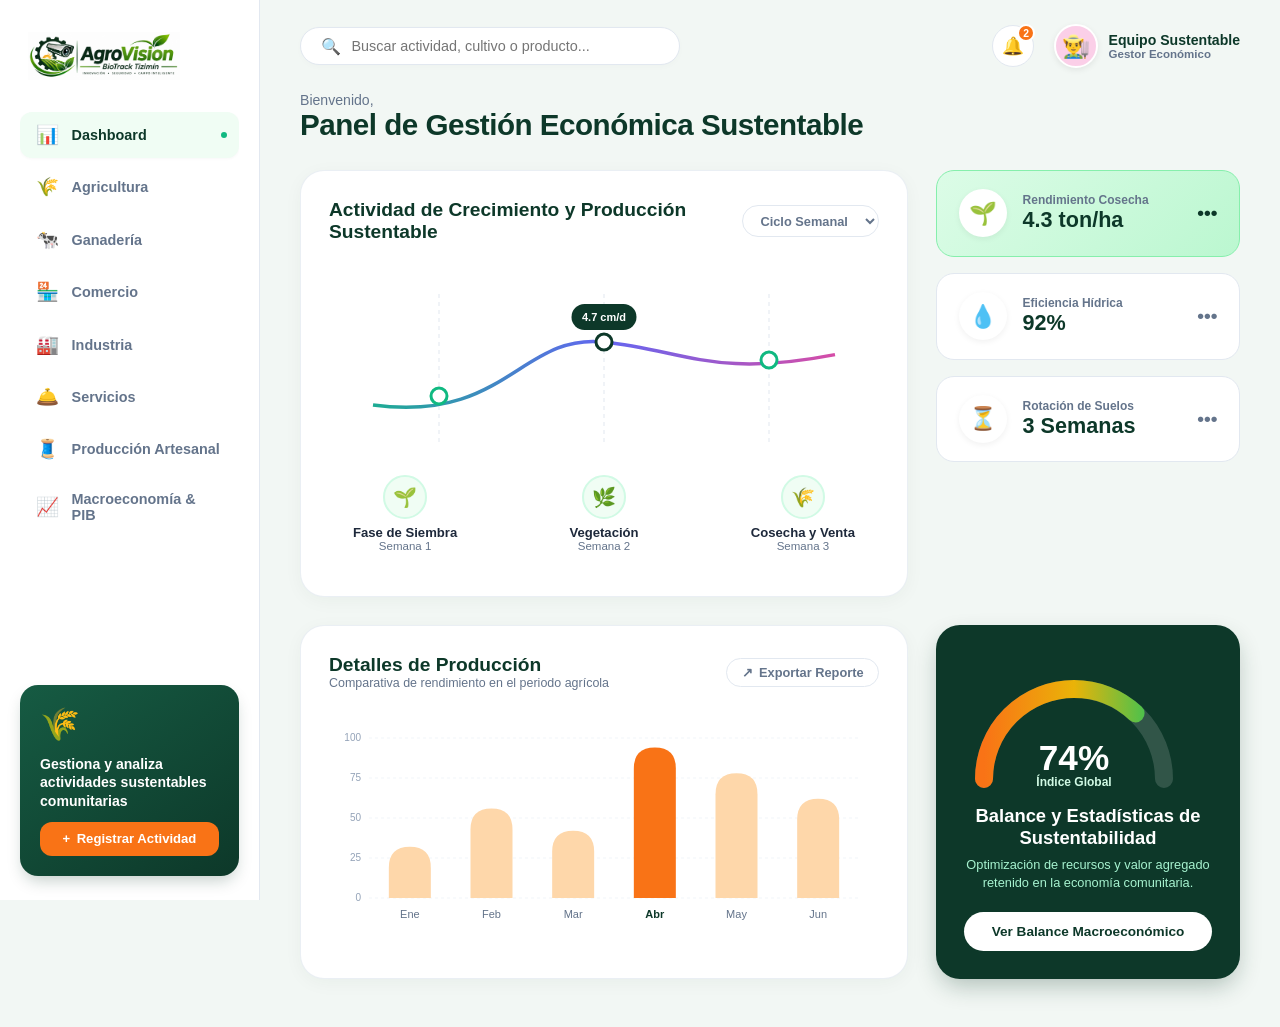
<file: proyecto-desarrollo-sustentable-main/index.html>
<!DOCTYPE html>
<html lang="es">
<head>
  <meta charset="UTF-8">
  <meta name="viewport" content="width=device-width, initial-scale=1.0">
  <title>EcoAgro Sustentable — Plataforma de Gestión Económica</title>
  <link rel="icon" type="image/png" href="logo2.1.png">
  <link rel="stylesheet" href="css/estilos.css">
</head>
<body>

  <div class="app-layout">

    <aside class="sidebar">
      <div>
        <div class="sidebar-logo">
          <img src="logo2.1.png" alt="Logo Oficial" class="sidebar-logo-img">
        </div>

        <nav aria-label="Menú principal">
          <ul class="sidebar-nav">
            <li>
              <button type="button" class="nav-link-btn active" data-target="dashboard">
                <span class="nav-icon">📊</span> Dashboard
              </button>
            </li>
            <li>
              <button type="button" class="nav-link-btn" data-target="agricultura">
                <span class="nav-icon">🌾</span> Agricultura
              </button>
            </li>
            <li>
              <button type="button" class="nav-link-btn" data-target="ganaderia">
                <span class="nav-icon">🐄</span> Ganadería
              </button>
            </li>
            <li>
              <button type="button" class="nav-link-btn" data-target="comercio">
                <span class="nav-icon">🏪</span> Comercio
              </button>
            </li>
            <li>
              <button type="button" class="nav-link-btn" data-target="industria">
                <span class="nav-icon">🏭</span> Industria
              </button>
            </li>
            <li>
              <button type="button" class="nav-link-btn" data-target="servicios">
                <span class="nav-icon">🛎️</span> Servicios
              </button>
            </li>
            <li>
              <button type="button" class="nav-link-btn" data-target="artesanal">
                <span class="nav-icon">🧵</span> Producción Artesanal
              </button>
            </li>
            <li>
              <button type="button" class="nav-link-btn" data-target="pib">
                <span class="nav-icon">📈</span> Macroeconomía & PIB
              </button>
            </li>
          </ul>
        </nav>
      </div>

      <div class="sidebar-promo-card">
        <div class="promo-illustration">🌾</div>
        <div class="promo-title">Gestiona y analiza actividades sustentables comunitarias</div>
        <button type="button" class="btn-sidebar-action" id="btn-abrir-modal-actividad">
          <span>+</span> Registrar Actividad
        </button>
      </div>
    </aside>

    <div class="main-wrapper">

      <header class="topbar">
        <div class="search-pill">
          <span style="color: var(--color-muted);">🔍</span>
          <input type="text" id="topbar-search-input" placeholder="Buscar actividad, cultivo o producto...">
        </div>

        <div class="topbar-right">
          <button type="button" class="btn-icon-top" aria-label="Notificaciones">
            <span>🔔</span>
            <span class="topbar-badge-count">2</span>
          </button>
          <div class="user-profile">
            <div class="user-avatar">👨‍🌾</div>
            <div>
              <div style="font-size: 0.88rem; font-weight: 700; color: var(--color-forest);">Equipo Sustentable</div>
              <div style="font-size: 0.72rem; color: var(--color-muted); font-weight: 600;">Gestor Económico</div>
            </div>
          </div>
        </div>
      </header>

      <main class="content-area">

        <section id="view-dashboard" class="section-view active">
          <div class="greeting-row">
            <div class="greeting-sub">Bienvenido,</div>
            <h1 class="greeting-title">Panel de Gestión Económica Sustentable</h1>
          </div>

          <div class="dashboard-grid">
            <div class="app-card">
              <div class="app-card-header">
                <h2 class="app-card-title">Actividad de Crecimiento y Producción Sustentable</h2>
                <select class="pill-select" aria-label="Intervalo">
                  <option>Ciclo Semanal</option>
                  <option>Ciclo Mensual</option>
                </select>
              </div>

              <div class="wave-graph-box">
                <canvas id="dash-canvas-wave" style="width: 100%; height: 180px;"></canvas>
                <div class="stages-row">
                  <div class="stage-step">
                    <div class="stage-circle">🌱</div>
                    <div class="stage-name">Fase de Siembra</div>
                    <div class="stage-sub">Semana 1</div>
                  </div>
                  <div class="stage-step">
                    <div class="stage-circle">🌿</div>
                    <div class="stage-name">Vegetación</div>
                    <div class="stage-sub">Semana 2</div>
                  </div>
                  <div class="stage-step">
                    <div class="stage-circle">🌾</div>
                    <div class="stage-name">Cosecha y Venta</div>
                    <div class="stage-sub">Semana 3</div>
                  </div>
                </div>
              </div>
            </div>

            <div>
              <div class="metric-pill-card metric-pill-green">
                <div class="metric-pill-left">
                  <div class="metric-circle-icon">🌱</div>
                  <div>
                    <div class="metric-label-sm">Rendimiento Cosecha</div>
                    <div class="metric-val-lg">4.3 ton/ha</div>
                  </div>
                </div>
                <div style="font-weight: 800; color: var(--color-forest); font-size: 1.2rem;">•••</div>
              </div>

              <div class="metric-pill-card">
                <div class="metric-pill-left">
                  <div class="metric-circle-icon">💧</div>
                  <div>
                    <div class="metric-label-sm">Eficiencia Hídrica</div>
                    <div class="metric-val-lg">92%</div>
                  </div>
                </div>
                <div style="font-weight: 800; color: var(--color-muted); font-size: 1.2rem;">•••</div>
              </div>

              <div class="metric-pill-card">
                <div class="metric-pill-left">
                  <div class="metric-circle-icon">⏳</div>
                  <div>
                    <div class="metric-label-sm">Rotación de Suelos</div>
                    <div class="metric-val-lg">3 Semanas</div>
                  </div>
                </div>
                <div style="font-weight: 800; color: var(--color-muted); font-size: 1.2rem;">•••</div>
              </div>
            </div>
          </div>

          <div class="dashboard-bottom-grid">
            <div class="app-card">
              <div class="app-card-header">
                <div>
                  <h2 class="app-card-title">Detalles de Producción</h2>
                  <div style="font-size: 0.78rem; color: var(--color-muted);">Comparativa de rendimiento en el periodo agrícola</div>
                </div>
                <button type="button" class="btn-export-pill">
                  <span>↗</span> Exportar Reporte
                </button>
              </div>

              <div style="width: 100%; height: 210px; margin-top: 0.5rem;">
                <canvas id="dash-canvas-bars" style="width: 100%; height: 100%;"></canvas>
              </div>
            </div>

            <div class="gauge-dark-card">
              <div style="width: 100%;">
                <div class="gauge-container">
                  <canvas id="dash-canvas-gauge" style="width: 100%; height: 100%;"></canvas>
                  <div class="gauge-inner-text">
                    <div class="gauge-pct">74%</div>
                    <div class="gauge-sub">Índice Global</div>
                  </div>
                </div>
                <div class="gauge-footer-title">Balance y Estadísticas de Sustentabilidad</div>
                <p class="gauge-footer-desc">
                  Optimización de recursos y valor agregado retenido en la economía comunitaria.
                </p>
              </div>
              <button type="button" class="btn-card-white" data-goto="pib">Ver Balance Macroeconómico</button>
            </div>
          </div>
        </section>

        <section id="view-agricultura" class="section-view">
          <div class="greeting-row">
            <div class="greeting-sub">Sector Productivo Primario</div>
            <h1 class="greeting-title">Agricultura Sustentable y Seguridad Alimentaria</h1>
          </div>

          <div id="agr-error-box" class="status-callout status-callout-deficit" style="display: none;"></div>

          <div class="interactive-box" style="margin-bottom: 2rem;">
            <h3 class="app-card-title" style="margin-bottom: 1.5rem;">Balance de Cosecha, Oferta y Demanda Agrícola</h3>

            <div class="interactive-two-cols">
              <div>
                <div class="field-group">
                  <label for="agr-input-oferta" class="field-label">Volumen Ofertado de Cosecha (Toneladas):</label>
                  <div style="display: flex; gap: 0.75rem; align-items: center;">
                    <input type="range" id="agr-slider-oferta" class="pill-slider" min="20" max="300" step="5" value="120">
                    <input type="number" id="agr-input-oferta" class="field-input" style="width: 100px; font-weight: 800;" value="120">
                  </div>
                </div>

                <div class="field-group">
                  <label for="agr-input-demanda" class="field-label">Demanda Alimentaria Requerida (Toneladas):</label>
                  <div style="display: flex; gap: 0.75rem; align-items: center;">
                    <input type="range" id="agr-slider-demanda" class="pill-slider" min="20" max="300" step="5" value="120">
                    <input type="number" id="agr-input-demanda" class="field-input" style="width: 100px; font-weight: 800;" value="120">
                  </div>
                </div>

                <div class="field-group">
                  <label for="agr-input-precio-base" class="field-label">Costo Base de Producción Limpia (MXN/ton):</label>
                  <input type="number" id="agr-input-precio-base" class="field-input" value="45.00">
                </div>
              </div>

              <div>
                <div id="agr-callout-estado" class="status-callout status-callout-eq">
                  <span>⚖️</span> Mercado Agrícola en Equilibrio Operativo
                </div>

                <div style="display: grid; grid-template-columns: 1fr 1fr; gap: 1rem; margin-bottom: 1rem;">
                  <div style="background: var(--bg-app); padding: 1rem; border-radius: var(--radius-sm); text-align: center;">
                    <div style="font-size: 0.75rem; color: var(--color-muted); font-weight: 700;">PRECIO EN VIVO</div>
                    <div id="agr-precio-mercado" style="font-size: 1.5rem; font-weight: 800; color: var(--color-forest);">$45.00 MXN</div>
                  </div>
                  <div style="background: var(--bg-app); padding: 1rem; border-radius: var(--radius-sm); text-align: center;">
                    <div style="font-size: 0.75rem; color: var(--color-muted); font-weight: 700;">DIFERENCIA</div>
                    <div id="agr-brecha-mercado" style="font-size: 1.5rem; font-weight: 800; color: var(--color-forest);">0 toneladas</div>
                  </div>
                </div>

                <div style="background: #ffffff; border: 1px solid var(--color-border); border-radius: var(--radius-md); padding: 0.75rem;">
                  <canvas id="agr-canvas-curvas" style="width: 100%; height: 200px;"></canvas>
                </div>
              </div>
            </div>

            <div id="agr-analisis-texto" style="margin-top: 1.5rem; font-size: 0.9rem; line-height: 1.6; color: var(--color-dark); border-top: 1px solid var(--color-border); padding-top: 1.25rem;"></div>
          </div>

          <h3 class="app-card-title">Catálogo de Actividades Agrícolas Comunitarias</h3>
          <div id="grid-agricultura" class="activity-tiles-grid">
            <div class="activity-tile">
              <div>
                <div class="tile-top">
                  <span class="badge-pill badge-pill-green">Sector Primario</span>
                  <span class="badge-pill badge-pill-blue">Dato Real Verificado</span>
                </div>
                <h4 class="tile-title">Cultivo Agroecológico de Hortalizas y Maíz Nativo</h4>
                <p class="tile-desc">Cultivo orgánico bajo sistema de milpa diversificada sin pesticidas sintéticos y con microrriego.</p>
                <div class="tile-metric-box">
                  <strong>Relevancia Comunitaria:</strong><br>
                  Garantiza la soberanía alimentaria regional y sustenta a 140 familias campesinas.
                </div>
              </div>
              <div style="font-size: 0.75rem; color: var(--color-subtle); border-top: 1px solid var(--color-border); padding-top: 0.75rem;">
                Fuente: INEGI - Censo Agropecuario 2022 (Consulta: 12/Oct/2024)
              </div>
            </div>
          </div>
        </section>

        <section id="view-ganaderia" class="section-view">
          <div class="greeting-row">
            <div class="greeting-sub">Sector Productivo Primario</div>
            <h1 class="greeting-title">Ganadería Silvopastoril Regenerativa</h1>
          </div>

          <div id="gan-error-box" class="status-callout status-callout-deficit" style="display: none;"></div>

          <div class="interactive-box" style="margin-bottom: 2rem;">
            <h3 class="app-card-title" style="margin-bottom: 1.5rem;">Balance de Producción Pecuaria y Demanda</h3>

            <div class="interactive-two-cols">
              <div>
                <div class="field-group">
                  <label for="gan-input-oferta" class="field-label">Volumen Ofertado de Carne y Lácteos (Unidades):</label>
                  <div style="display: flex; gap: 0.75rem; align-items: center;">
                    <input type="range" id="gan-slider-oferta" class="pill-slider" min="20" max="250" step="5" value="90">
                    <input type="number" id="gan-input-oferta" class="field-input" style="width: 100px; font-weight: 800;" value="90">
                  </div>
                </div>

                <div class="field-group">
                  <label for="gan-input-demanda" class="field-label">Demanda Requerida por Consumidores (Unidades):</label>
                  <div style="display: flex; gap: 0.75rem; align-items: center;">
                    <input type="range" id="gan-slider-demanda" class="pill-slider" min="20" max="250" step="5" value="90">
                    <input type="number" id="gan-input-demanda" class="field-input" style="width: 100px; font-weight: 800;" value="90">
                  </div>
                </div>

                <div class="field-group">
                  <label for="gan-input-precio-base" class="field-label">Costo Base de Manejo Pecuario Limpio (MXN/kg):</label>
                  <input type="number" id="gan-input-precio-base" class="field-input" value="85.00">
                </div>
              </div>

              <div>
                <div id="gan-callout-estado" class="status-callout status-callout-eq">
                  <span>⚖️</span> Balance Pecuario en Equilibrio
                </div>

                <div style="display: grid; grid-template-columns: 1fr 1fr; gap: 1rem; margin-bottom: 1rem;">
                  <div style="background: var(--bg-app); padding: 1rem; border-radius: var(--radius-sm); text-align: center;">
                    <div style="font-size: 0.75rem; color: var(--color-muted); font-weight: 700;">PRECIO EN VIVO</div>
                    <div id="gan-precio-mercado" style="font-size: 1.5rem; font-weight: 800; color: var(--color-forest);">$85.00 MXN/kg</div>
                  </div>
                  <div style="background: var(--bg-app); padding: 1rem; border-radius: var(--radius-sm); text-align: center;">
                    <div style="font-size: 0.75rem; color: var(--color-muted); font-weight: 700;">DIFERENCIA</div>
                    <div id="gan-brecha-mercado" style="font-size: 1.5rem; font-weight: 800; color: var(--color-forest);">0 cabezas/lote</div>
                  </div>
                </div>

                <div style="background: #ffffff; border: 1px solid var(--color-border); border-radius: var(--radius-md); padding: 0.75rem;">
                  <canvas id="gan-canvas-curvas" style="width: 100%; height: 200px;"></canvas>
                </div>
              </div>
            </div>

            <div id="gan-analisis-texto" style="margin-top: 1.5rem; font-size: 0.9rem; line-height: 1.6; color: var(--color-dark); border-top: 1px solid var(--color-border); padding-top: 1.25rem;"></div>
          </div>

          <h3 class="app-card-title">Catálogo Pecuario Silvopastoril</h3>
          <div id="grid-ganaderia" class="activity-tiles-grid">
            <div class="activity-tile">
              <div>
                <div class="tile-top">
                  <span class="badge-pill badge-pill-green">Sector Primario</span>
                  <span class="badge-pill badge-pill-blue">Dato Real Verificado</span>
                </div>
                <h4 class="tile-title">Ganadería Silvopastoril Regenerativa</h4>
                <p class="tile-desc">Pastoreo rotativo en praderas arboladas que captura carbono en el suelo y mejora la fertilidad natural.</p>
                <div class="tile-metric-box">
                  <strong>Relevancia Comunitaria:</strong><br>
                  Produce carne y lácteos de alta calidad biológica sin propiciar deforestación en la cuenca.
                </div>
              </div>
              <div style="font-size: 0.75rem; color: var(--color-subtle); border-top: 1px solid var(--color-border); padding-top: 0.75rem;">
                Fuente: SADER / INIFAP - Manual de Sistemas Silvopastoriles 2023 (Consulta: 15/Oct/2024)
              </div>
            </div>
          </div>
        </section>

        <section id="view-comercio" class="section-view">
          <div class="greeting-row">
            <div class="greeting-sub">Sector Terciario y Canales Cortos</div>
            <h1 class="greeting-title">Comercio Justo vs. Cadenas Globales</h1>
          </div>

          <div class="interactive-box" style="margin-bottom: 2rem;">
            <div style="display: flex; justify-content: space-between; align-items: center; margin-bottom: 1.5rem; flex-wrap: wrap; gap: 1rem;">
              <h3 class="app-card-title">Matriz Comparativa de Productos: Fletes, Emisiones y Derrama Local</h3>
              <select id="com-filtro-origen" class="pill-select" aria-label="Filtrar por origen">
                <option value="todos">Todos los productos</option>
                <option value="local">Solo Comercio Local</option>
                <option value="global">Solo Importaciones Globales</option>
              </select>
            </div>

            <div style="overflow-x: auto;">
              <table class="custom-table">
                <thead>
                  <tr>
                    <th>Producto</th>
                    <th>Procedencia</th>
                    <th>Origen Específico</th>
                    <th>Precio</th>
                    <th>Distancia Flete</th>
                    <th>Emisiones Transporte</th>
                    <th>Retención Comunitaria</th>
                    <th>Estatus</th>
                  </tr>
                </thead>
                <tbody id="com-tabla-body"></tbody>
              </table>
            </div>

            <div style="margin-top: 1.5rem; background: var(--bg-app); border-radius: var(--radius-md); padding: 1.25rem;">
              <h4 style="font-size: 1rem; color: var(--color-forest); font-weight: 700; margin-bottom: 0.5rem;">
                🌱 Criterio Comprobado de Consumo Responsable (IPCC / New Economics Foundation)
              </h4>
              <p style="font-size: 0.85rem; color: var(--color-dark); line-height: 1.6;">
                El transporte carretero convencional emite aproximadamente <strong>0.105 kg CO2 eq por tonelada-kilómetro</strong> transportada (Agencia Europea de Medio Ambiente 2023). Al comprar en redes locales a menos de 50 km, se reduce drásticamente esta huella y se logra que <strong>hasta el 68% del dinero recircule en la misma comunidad</strong>, comparado con apenas un 18% en compras a conglomerados transnacionales.
              </p>
            </div>
          </div>

          <h3 class="app-card-title">Puntos de Comercialización y Cooperativas</h3>
          <div id="grid-comercio" class="activity-tiles-grid">
            <div class="activity-tile">
              <div>
                <div class="tile-top">
                  <span class="badge-pill badge-pill-green">Sector Terciario</span>
                  <span class="badge-pill badge-pill-blue">Dato Real Verificado</span>
                </div>
                <h4 class="tile-title">Red de Cooperativas y Mercados de Comercio Justo</h4>
                <p class="tile-desc">Puntos de venta directa del productor al consumidor eliminando la especulación de intermediarios.</p>
                <div class="tile-metric-box">
                  <strong>Relevancia Comunitaria:</strong><br>
                  Retiene el valor monetario en el municipio, garantizando pagos justos y precios accesibles.
                </div>
              </div>
              <div style="font-size: 0.75rem; color: var(--color-subtle); border-top: 1px solid var(--color-border); padding-top: 0.75rem;">
                Fuente: Secretaría de Economía - Registro Nacional de Sociedades Cooperativas 2024 (Consulta: 20/Oct/2024)
              </div>
            </div>
          </div>
        </section>

        <section id="view-industria" class="section-view">
          <div class="greeting-row">
            <div class="greeting-sub">Sector Productivo Secundario</div>
            <h1 class="greeting-title">Industria Limpia y Transformación Sustentable</h1>
          </div>

          <div class="interactive-box" style="margin-bottom: 2rem;">
            <h3 class="app-card-title" style="margin-bottom: 1rem;">Modelo Industrial Comunitario: Aserradero y Manufactura FSC</h3>
            <p style="font-size: 0.9rem; color: var(--color-dark); line-height: 1.6; margin-bottom: 1.25rem;">
              La actividad industrial secundaria procesa los recursos maderables y materias primas mediante secado solar, corte computarizado de alta eficiencia y carpintería artesanal certificada. Agrega valor monetario directo en el municipio y previene la tala ilegal gracias a la administración forestal comunal.
            </p>

            <div style="display: grid; grid-template-columns: repeat(auto-fit, minmax(220px, 1fr)); gap: 1rem;">
              <div style="background: var(--bg-app); padding: 1.25rem; border-radius: var(--radius-sm);">
                <div style="font-size: 0.75rem; color: var(--color-muted); font-weight: 700;">APORTE AL PIB SECUNDARIO</div>
                <div style="font-size: 1.4rem; font-weight: 800; color: var(--color-forest);">$10,210.0 mmdp</div>
                <div style="font-size: 0.75rem; color: var(--color-primary); font-weight: 600;">31.7% del PIB Nacional</div>
              </div>
              <div style="background: var(--bg-app); padding: 1.25rem; border-radius: var(--radius-sm);">
                <div style="font-size: 0.75rem; color: var(--color-muted); font-weight: 700;">BALANCE DE TALA NETA</div>
                <div style="font-size: 1.4rem; font-weight: 800; color: #166534;">Cero Neto / Positivo</div>
                <div style="font-size: 0.75rem; color: var(--color-muted);">Reforestación de 3 árboles por cada extraído</div>
              </div>
              <div style="background: var(--bg-app); padding: 1.25rem; border-radius: var(--radius-sm);">
                <div style="font-size: 0.75rem; color: var(--color-muted); font-weight: 700;">EMPLEO TÉCNICO FORMAL</div>
                <div style="font-size: 1.4rem; font-weight: 800; color: var(--color-accent-orange);">85 empleos directos</div>
                <div style="font-size: 0.75rem; color: var(--color-muted);">Sueldo digno y prestaciones cooperativas</div>
              </div>
            </div>
          </div>

          <h3 class="app-card-title">Empresas e Iniciativas Industriales Comunitarias</h3>
          <div id="grid-industria" class="activity-tiles-grid">
            <div class="activity-tile">
              <div>
                <div class="tile-top">
                  <span class="badge-pill badge-pill-green">Sector Secundario</span>
                  <span class="badge-pill badge-pill-blue">Dato Real Verificado</span>
                </div>
                <h4 class="tile-title">Manufactura Forestal y Aserradero Comunitario FSC</h4>
                <p class="tile-desc">Transformación de madera certificada para muebles y construcción con balance de tala cero neta.</p>
                <div class="tile-metric-box">
                  <strong>Relevancia Comunitaria:</strong><br>
                  Genera empleos técnicos industriales locales agregando valor a los recursos maderables sustentables.
                </div>
              </div>
              <div style="font-size: 0.75rem; color: var(--color-subtle); border-top: 1px solid var(--color-border); padding-top: 0.75rem;">
                Fuente: CONAFOR - Diagnóstico de Empresas Forestales Comunitarias 2023 (Consulta: 05/Nov/2024)
              </div>
            </div>
          </div>
        </section>

        <section id="view-servicios" class="section-view">
          <div class="greeting-row">
            <div class="greeting-sub">Sector Productivo Terciario</div>
            <h1 class="greeting-title">Servicios Ecosistémicos y Ecoturismo</h1>
          </div>

          <div class="interactive-box" style="margin-bottom: 2rem;">
            <h3 class="app-card-title" style="margin-bottom: 1rem;">Servicios Ecoturísticos y Conservación Activa</h3>
            <p style="font-size: 0.9rem; color: var(--color-dark); line-height: 1.6; margin-bottom: 1.25rem;">
              Los servicios basados en la naturaleza generan ingresos monetarios protegiendo los ecosistemas en lugar de destruirlos. Incluyen senderismo interpretativo, hospedaje con arquitectura bioclimática solar, tratamiento de aguas grises con humedales artificiales y pedagogía ambiental comunitaria.
            </p>

            <div style="display: grid; grid-template-columns: repeat(auto-fit, minmax(220px, 1fr)); gap: 1rem;">
              <div style="background: var(--bg-app); padding: 1.25rem; border-radius: var(--radius-sm);">
                <div style="font-size: 0.75rem; color: var(--color-muted); font-weight: 700;">APORTE AL PIB TERCIARIO</div>
                <div style="font-size: 1.4rem; font-weight: 800; color: var(--color-forest);">$20,765.0 mmdp</div>
                <div style="font-size: 0.75rem; color: var(--color-primary); font-weight: 600;">64.5% del PIB Nacional</div>
              </div>
              <div style="background: var(--bg-app); padding: 1.25rem; border-radius: var(--radius-sm);">
                <div style="font-size: 0.75rem; color: var(--color-muted); font-weight: 700;">HUELLA AMBIENTAL TURÍSTICA</div>
                <div style="font-size: 1.4rem; font-weight: 800; color: #166534;">Bajo Impacto</div>
                <div style="font-size: 0.75rem; color: var(--color-muted);">Energía 100% solar fotovoltaica</div>
              </div>
              <div style="background: var(--bg-app); padding: 1.25rem; border-radius: var(--radius-sm);">
                <div style="font-size: 0.75rem; color: var(--color-muted); font-weight: 700;">PROTECCIÓN DE CUENCA</div>
                <div style="font-size: 1.4rem; font-weight: 800; color: var(--color-forest);">1,200 hectáreas</div>
                <div style="font-size: 0.75rem; color: var(--color-muted);">Bosque protegido por vigilancia ejidal</div>
              </div>
            </div>
          </div>

          <h3 class="app-card-title">Iniciativas de Servicios Sustentables</h3>
          <div id="grid-servicios" class="activity-tiles-grid">
            <div class="activity-tile">
              <div>
                <div class="tile-top">
                  <span class="badge-pill badge-pill-green">Sector Terciario</span>
                  <span class="badge-pill badge-pill-blue">Dato Real Verificado</span>
                </div>
                <h4 class="tile-title">Ecoturismo Comunitario y Senderismo Bioclimático</h4>
                <p class="tile-desc">Guías de naturaleza, hospedaje de bajo impacto en cabañas solares y talleres de educación ambiental.</p>
                <div class="tile-metric-box">
                  <strong>Relevancia Comunitaria:</strong><br>
                  Crea incentivos económicos directos para que los ejidatarios conserven bosques y ríos.
                </div>
              </div>
              <div style="font-size: 0.75rem; color: var(--color-subtle); border-top: 1px solid var(--color-border); padding-top: 0.75rem;">
                Fuente: SECTUR - Catálogo de Destinos de Naturaleza 2023 (Consulta: 18/Oct/2024)
              </div>
            </div>
          </div>
        </section>

        <section id="view-artesanal" class="section-view">
          <div class="greeting-row">
            <div class="greeting-sub">Sector Secundario y Patrimonio Biocultural</div>
            <h1 class="greeting-title">Producción Artesanal Comunitaria</h1>
          </div>

          <div class="interactive-box" style="margin-bottom: 2rem;">
            <h3 class="app-card-title" style="margin-bottom: 1rem;">Economía Cultural y Distribución Directa del Ingreso</h3>
            <p style="font-size: 0.9rem; color: var(--color-dark); line-height: 1.6; margin-bottom: 1.25rem;">
              La producción artesanal transforma insumos naturales locales (lana virgen, fibras de agave, pigmentos de añil y grana cochinilla) en bienes de alto valor cultural. A diferencia de las maquilas industriales centralizadas, la producción artesanal retiene la totalidad del margen de ganancia en el hogar de las artesanas, impactando directamente en la reducción de la desigualdad económica.
            </p>

            <div style="display: grid; grid-template-columns: repeat(auto-fit, minmax(220px, 1fr)); gap: 1rem;">
              <div style="background: var(--bg-app); padding: 1.25rem; border-radius: var(--radius-sm);">
                <div style="font-size: 0.75rem; color: var(--color-muted); font-weight: 700;">INSUMOS ORGÁNICOS</div>
                <div style="font-size: 1.4rem; font-weight: 800; color: #166534;">100% Biodegradables</div>
                <div style="font-size: 0.75rem; color: var(--color-muted);">Sin microplásticos ni químicos sintéticos</div>
              </div>
              <div style="background: var(--bg-app); padding: 1.25rem; border-radius: var(--radius-sm);">
                <div style="font-size: 0.75rem; color: var(--color-muted); font-weight: 700;">DISTRIBUCIÓN DEL INGRESO</div>
                <div style="font-size: 1.4rem; font-weight: 800; color: var(--color-accent-orange);">Directo a Familias</div>
                <div style="font-size: 0.75rem; color: var(--color-muted);">Empodera a mujeres y preserva saberes</div>
              </div>
              <div style="background: var(--bg-app); padding: 1.25rem; border-radius: var(--radius-sm);">
                <div style="font-size: 0.75rem; color: var(--color-muted); font-weight: 700;">RECONOCIMIENTO CULTURAL</div>
                <div style="font-size: 1.4rem; font-weight: 800; color: var(--color-forest);">Patrimonio Vivo</div>
                <div style="font-size: 0.75rem; color: var(--color-muted);">Certificación de autenticidad biocultural</div>
              </div>
            </div>
          </div>

          <h3 class="app-card-title">Talleres y Colectivos Artesanales</h3>
          <div id="grid-artesanal" class="activity-tiles-grid">
            <div class="activity-tile">
              <div>
                <div class="tile-top">
                  <span class="badge-pill badge-pill-green">Sector Secundario</span>
                  <span class="badge-pill badge-pill-blue">Dato Real Verificado</span>
                </div>
                <h4 class="tile-title">Taller de Textiles con Lana y Tintes Botánicos</h4>
                <p class="tile-desc">Hilado manual y tinción orgánica con grana cochinilla, añil y palo de brasil.</p>
                <div class="tile-metric-box">
                  <strong>Relevancia Comunitaria:</strong><br>
                  Preserva el patrimonio biocultural y otorga autonomía económica a cooperativas de mujeres artesanas.
                </div>
              </div>
              <div style="font-size: 0.75rem; color: var(--color-subtle); border-top: 1px solid var(--color-border); padding-top: 0.75rem;">
                Fuente: FONART - Registro Único de Artesanos de México 2024 (Consulta: 24/Oct/2024)
              </div>
            </div>
          </div>
        </section>

        <section id="view-pib" class="section-view">
          <div class="greeting-row">
            <div class="greeting-sub">Cuentas Nacionales y Análisis Social</div>
            <h1 class="greeting-title">Estructura del PIB vs. Distribución del Ingreso</h1>
          </div>

          <div id="pib-error-box" class="status-callout status-callout-deficit" style="display: none;"></div>

          <div class="interactive-box" style="margin-bottom: 2rem;">
            <div style="display: flex; justify-content: space-between; align-items: center; margin-bottom: 1.5rem; flex-wrap: wrap; gap: 1rem;">
              <h3 class="app-card-title">Cálculo de Participación Sectorial en Tiempo Real</h3>
              <button type="button" class="btn-sidebar-action" id="pib-btn-cargar-inegi" style="background-color: var(--color-forest);">
                Cargar Datos Oficiales México (INEGI)
              </button>
            </div>

            <div class="interactive-two-cols">
              <div>
                <div class="field-group">
                  <label for="pib-input-primario" class="field-label">Sector Primario (Agricultura, Ganadería, Pesca) en mmdp:</label>
                  <input type="number" id="pib-input-primario" class="field-input" step="10" value="1225">
                </div>

                <div class="field-group">
                  <label for="pib-input-secundario" class="field-label">Sector Secundario (Industria, Manufactura, Artesanía) en mmdp:</label>
                  <input type="number" id="pib-input-secundario" class="field-input" step="10" value="10210">
                </div>

                <div class="field-group">
                  <label for="pib-input-terciario" class="field-label">Sector Terciario (Comercio, Turismo, Servicios) en mmdp:</label>
                  <input type="number" id="pib-input-terciario" class="field-input" step="10" value="20765">
                </div>

                <div style="margin-top: 1.5rem;">
                  <table class="custom-table">
                    <thead>
                      <tr>
                        <th>Sector</th>
                        <th>Valor (MXN)</th>
                        <th>Participación (%)</th>
                      </tr>
                    </thead>
                    <tbody>
                      <tr>
                        <td>Sector Primario</td>
                        <td id="pib-val-prim">$1,225.0</td>
                        <td id="pib-pct-prim" style="font-weight: 700; color: #10b981;">3.80%</td>
                      </tr>
                      <tr>
                        <td>Sector Secundario</td>
                        <td id="pib-val-sec">$10,210.0</td>
                        <td id="pib-pct-sec" style="font-weight: 700; color: #f97316;">31.71%</td>
                      </tr>
                      <tr>
                        <td>Sector Terciario</td>
                        <td id="pib-val-ter">$20,765.0</td>
                        <td id="pib-pct-ter" style="font-weight: 700; color: #0d3829;">64.49%</td>
                      </tr>
                      <tr style="background: #f8fafc; font-weight: 800;">
                        <td>TOTAL PIB CONSOLIDADO</td>
                        <td id="pib-val-tot">$32,200.0</td>
                        <td id="pib-pct-tot">100.00%</td>
                      </tr>
                    </tbody>
                  </table>
                </div>
              </div>

              <div style="display: flex; flex-direction: column; align-items: center; justify-content: center;">
                <div style="width: 100%; height: 260px;">
                  <canvas id="pib-canvas-dona" style="width: 100%; height: 100%;"></canvas>
                </div>
                <div style="font-size: 0.75rem; color: var(--color-muted); text-align: center; margin-top: 1rem;">
                  Fuente de Verificación: INEGI SCNM 2024 • Cálculo automático por código: (Valor/Total) × 100
                </div>
              </div>
            </div>

            <div style="margin-top: 2rem; background: var(--bg-app); border-radius: var(--radius-md); padding: 1.5rem;">
              <h4 style="font-size: 1.05rem; color: var(--color-forest); font-weight: 700; margin-bottom: 0.75rem;">
                ⚖️ Distinción Conceptual: Participación Sectorial en el PIB vs. Distribución del Ingreso
              </h4>
              <p style="font-size: 0.88rem; color: var(--color-dark); line-height: 1.6; margin-bottom: 0.75rem;">
                <strong>1. Participación Sectorial en el PIB:</strong> Mide el origen productivo del valor monetario total de bienes y servicios generados por una economía en un año. Identifica el peso relativo del campo (primario), las fábricas (secundario) y los servicios (terciario). Es un indicador de <em>capacidad y estructura macroeconómica</em>, pero no indica quién percibe esa ganancia.
              </p>
              <p style="font-size: 0.88rem; color: var(--color-dark); line-height: 1.6; margin-bottom: 0.75rem;">
                <strong>2. Distribución del Ingreso entre la Población:</strong> Mide cómo se reparte realmente el dinero entre los hogares y ciudadanos (analizado por deciles y el <strong>Coeficiente de Gini</strong>, donde 0 es igualdad absoluta y 1 es máxima concentración).
              </p>
              <p style="font-size: 0.88rem; color: var(--color-dark); line-height: 1.6;">
                <strong>3. Enfoque Sustentable:</strong> Una economía puede presentar un PIB elevado impulsado por servicios o manufacturas foráneas y, simultáneamente, exhibir un Gini superior a 0.45 con severa pobreza en las comunidades rurales primarias. El desarrollo sustentable exige que el valor económico se traduzca en equidad social y regeneración ecológica, no únicamente en crecimiento volumétrico del PIB.
              </p>
            </div>
          </div>
        </section>

      </main>

    </div>

  </div>

  <div id="modal-actividad" class="modal-sheet">
    <div class="modal-dialog">
      <div class="modal-dialog-header">
        <h3 style="font-size: 1.15rem; font-weight: 700; color: var(--color-forest);">Registrar Nueva Actividad Económica</h3>
        <button type="button" id="btn-cerrar-modal-actividad" style="background: none; border: none; font-size: 1.3rem; cursor: pointer; color: var(--color-muted);">&times;</button>
      </div>
      <form id="form-nueva-actividad">
        <div class="modal-dialog-body">
          <div class="field-group">
            <label for="modal-act-nombre" class="field-label">Nombre de la Actividad Económica:</label>
            <input type="text" id="modal-act-nombre" class="field-input" placeholder="Ej. Apicultura Comunitaria Orgánica" required>
          </div>

          <div class="field-group">
            <label for="modal-act-enfoque" class="field-label">Actividad Enfocada:</label>
            <select id="modal-act-enfoque" class="field-input" required>
              <option value="agricultura">Agricultura</option>
              <option value="ganaderia">Ganadería</option>
              <option value="comercio">Comercio</option>
              <option value="industria">Industria</option>
              <option value="servicios">Servicios</option>
              <option value="artesanal">Producción artesanal</option>
            </select>
          </div>

          <div class="field-group">
            <label for="modal-act-desc" class="field-label">Descripción Operativa:</label>
            <textarea id="modal-act-desc" class="field-input" rows="2" placeholder="Qué proceso productivo o servicio se desarrolla..." required></textarea>
          </div>

          <div class="field-group">
            <label for="modal-act-imp" class="field-label">Relevancia para la Economía de la Comunidad:</label>
            <textarea id="modal-act-imp" class="field-input" rows="2" placeholder="Impacto en empleos, soberanía alimentaria y ecología..." required></textarea>
          </div>

          <div class="field-group">
            <label for="modal-act-fuente" class="field-label">Fuente Documental y Fecha:</label>
            <input type="text" id="modal-act-fuente" class="field-input" placeholder="Ej. INEGI / Censo Local (Consulta: 25/Oct/2024)" required>
          </div>
        </div>
        <div class="modal-dialog-footer">
          <button type="button" id="btn-cancelar-modal-actividad" class="btn-card-white" style="border: 1px solid var(--color-border); width: auto;">Cancelar</button>
          <button type="submit" class="btn-sidebar-action" style="width: auto;">Guardar Actividad</button>
        </div>
      </form>
    </div>
  </div>

  <div id="toast-box-area" class="toast-box"></div>

  <script src="js/funciones.js"></script>
</body>
</html>
</file>
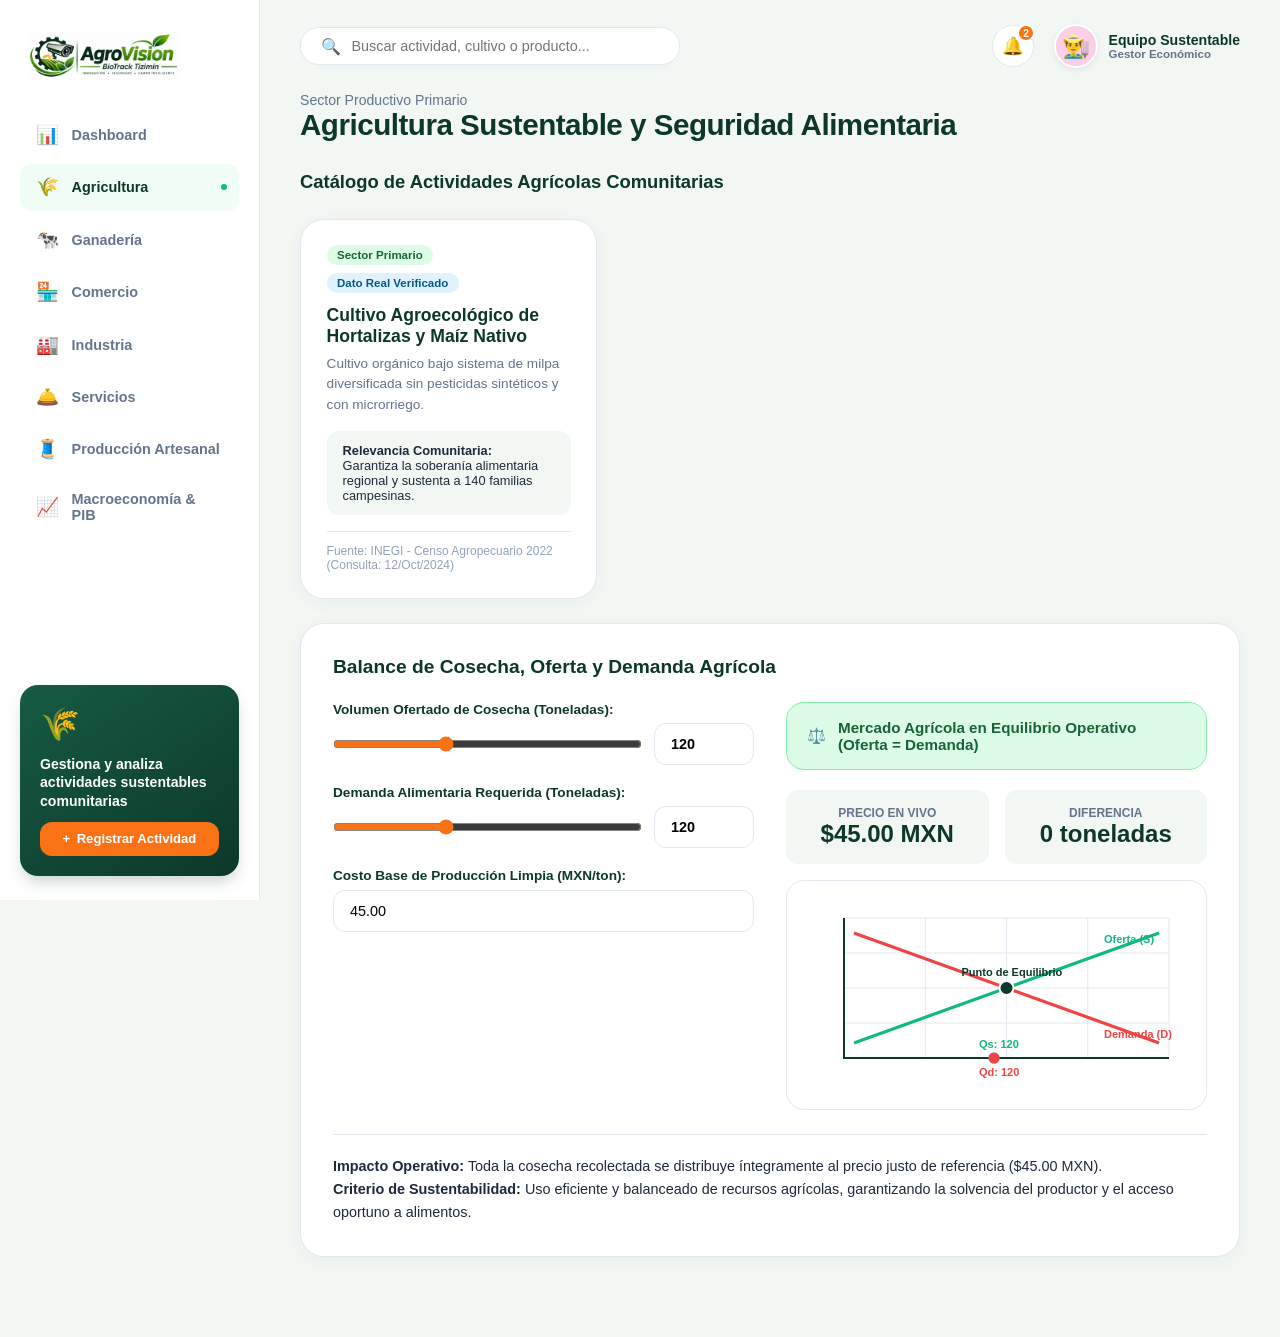
<file: proyecto-desarrollo-sustentable-main/modulo1.html>
<!DOCTYPE html>
<html lang="es">
<head>
  <meta charset="UTF-8">
  <meta http-equiv="refresh" content="0; url=index.html#agricultura">
  <title>Economía Sustentable — Actividades Productivas</title>
  <link rel="icon" type="image/png" href="logo2.1.png">
  <link rel="stylesheet" href="css/estilos.css">
</head>
<body style="display: flex; align-items: center; justify-content: center; height: 100vh; text-align: center; font-family: sans-serif;">
  <div style="background: #ffffff; padding: 2rem; border-radius: 20px; box-shadow: 0 4px 20px rgba(0,0,0,0.06);">
    <h2>Cargando panel de actividades económicas...</h2>
    <p style="margin: 1rem 0; color: #64748b;">Haga clic en el siguiente enlace si no se redirige de forma automática:</p>
    <a href="index.html#agricultura" class="btn-sidebar-action" style="display: inline-block;">Ver Actividades Sustentables</a>
  </div>
  <script>
    window.location.replace("index.html#agricultura");
  </script>
</body>
</html>
</file>
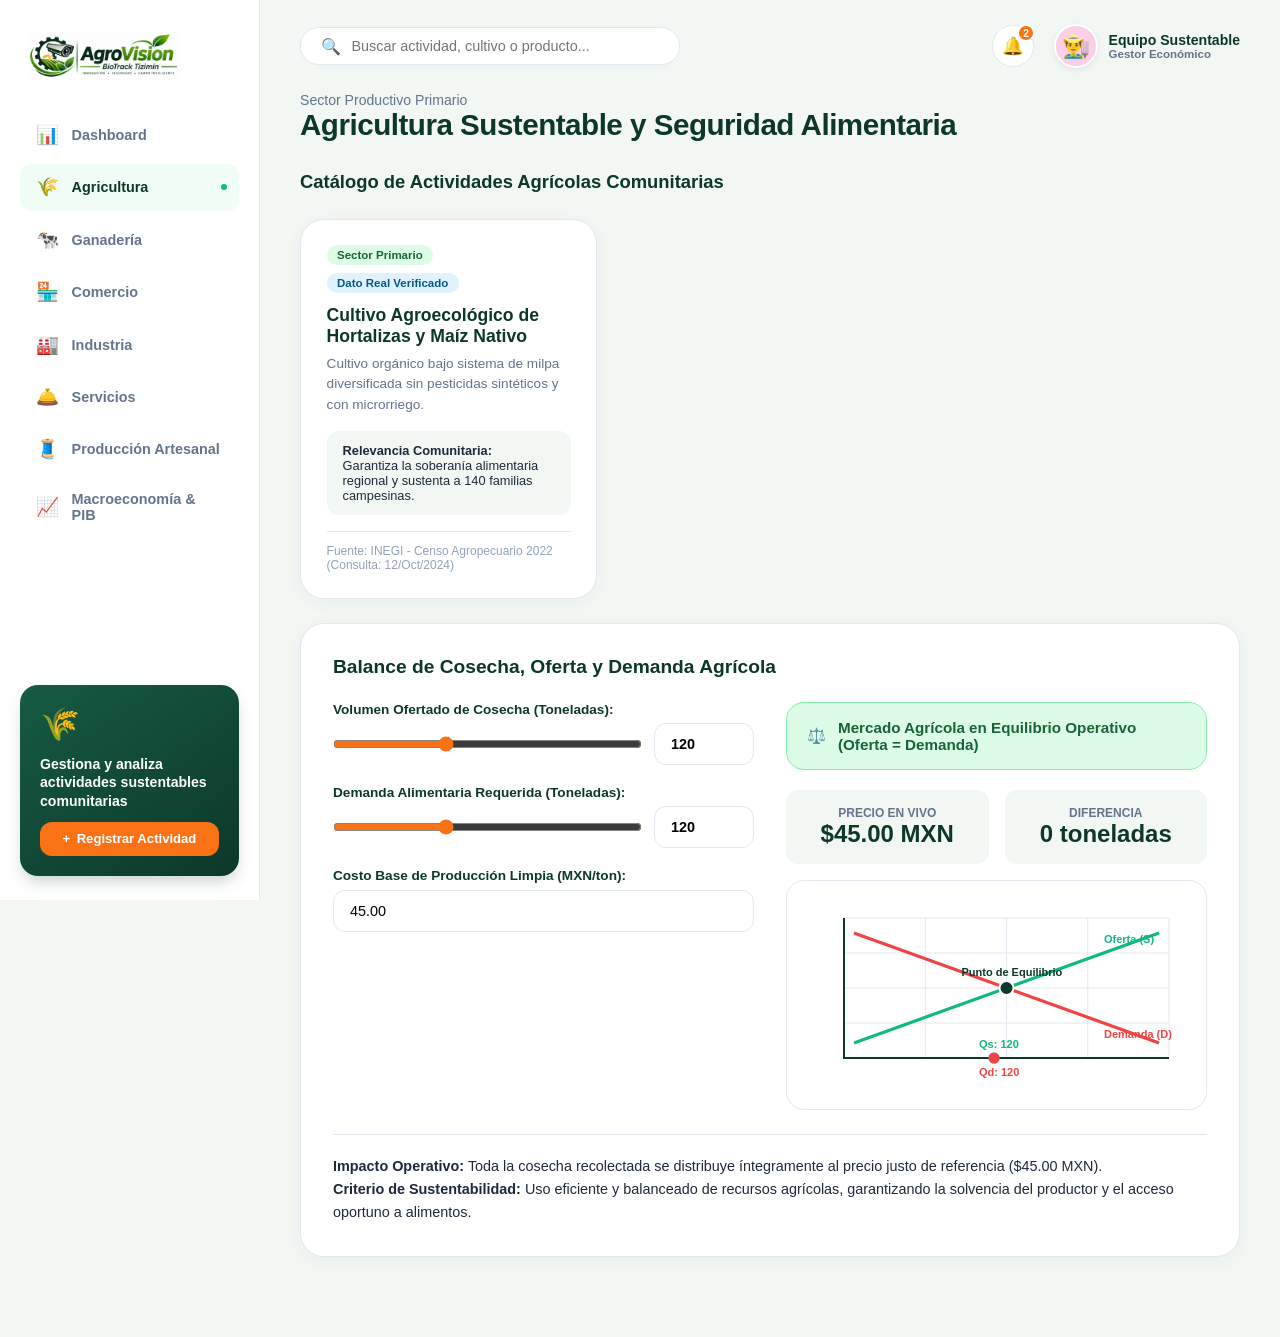
<file: proyecto-desarrollo-sustentable-main/modulo2.html>
<!DOCTYPE html>
<html lang="es">
<head>
  <meta charset="UTF-8">
  <meta http-equiv="refresh" content="0; url=index.html#agricultura">
  <title>Economía Sustentable — Balance de Producción y Demanda</title>
  <link rel="icon" type="image/png" href="logo2.1.png">
  <link rel="stylesheet" href="css/estilos.css">
</head>
<body style="display: flex; align-items: center; justify-content: center; height: 100vh; text-align: center; font-family: sans-serif;">
  <div style="background: #ffffff; padding: 2rem; border-radius: 20px; box-shadow: 0 4px 20px rgba(0,0,0,0.06);">
    <h2>Cargando balance de oferta y demanda...</h2>
    <p style="margin: 1rem 0; color: #64748b;">Haga clic en el siguiente enlace si no se redirige de forma automática:</p>
    <a href="index.html#agricultura" class="btn-sidebar-action" style="display: inline-block;">Ver Balance Operativo</a>
  </div>
  <script>
    window.location.replace("index.html#agricultura");
  </script>
</body>
</html>
</file>
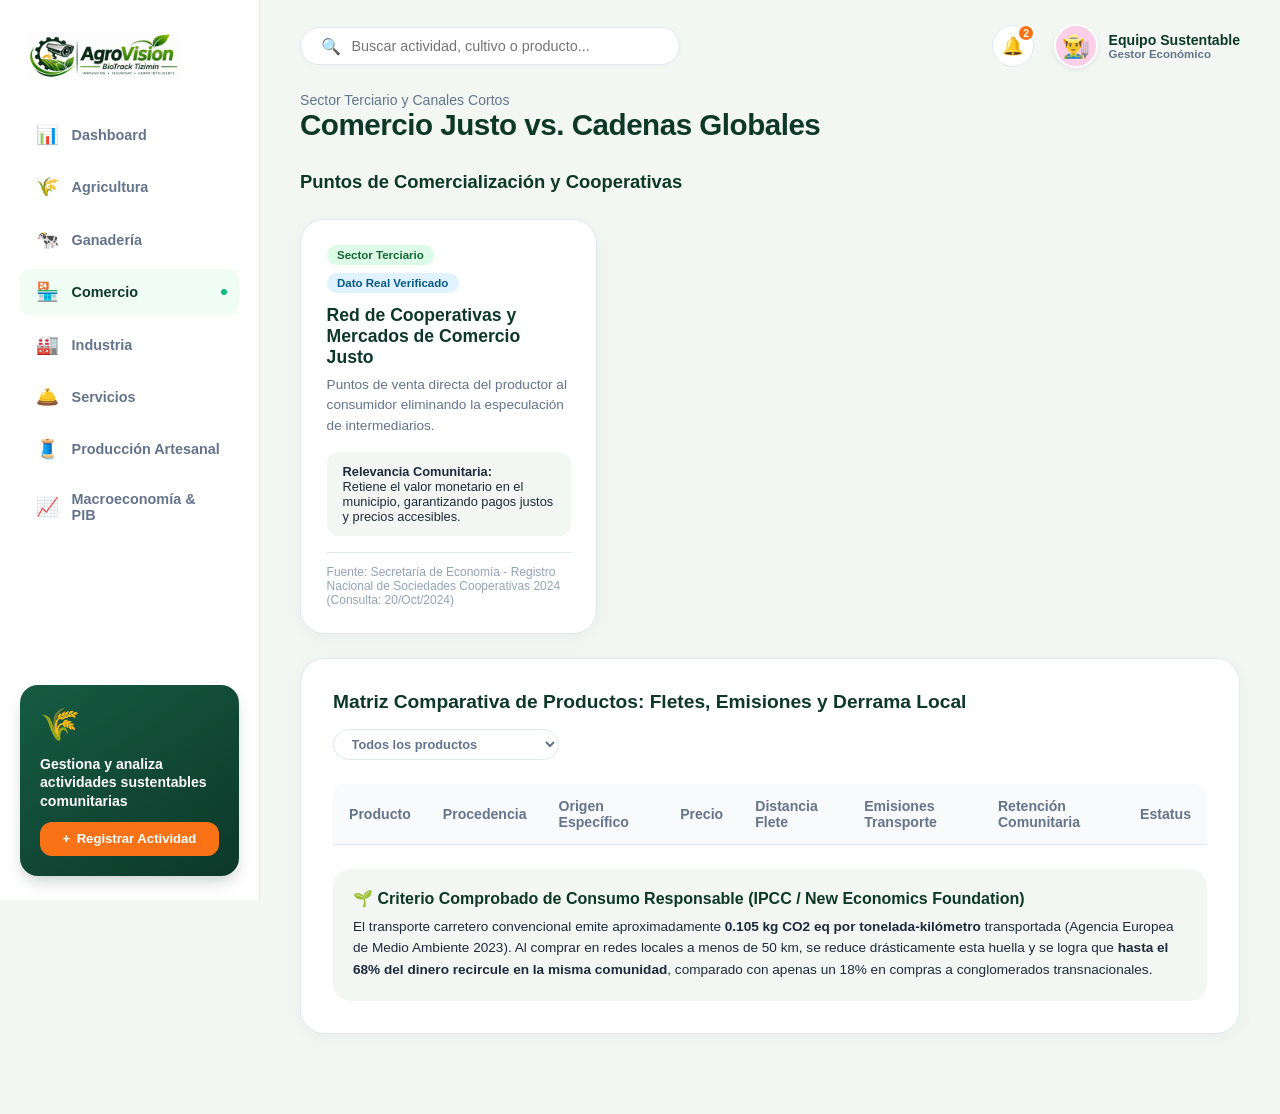
<file: proyecto-desarrollo-sustentable-main/modulo3.html>
<!DOCTYPE html>
<html lang="es">
<head>
  <meta charset="UTF-8">
  <meta http-equiv="refresh" content="0; url=index.html#comercio">
  <title>Economía Sustentable — Comercio y Canales Cortos</title>
  <link rel="icon" type="image/png" href="logo2.1.png">
  <link rel="stylesheet" href="css/estilos.css">
</head>
<body style="display: flex; align-items: center; justify-content: center; height: 100vh; text-align: center; font-family: sans-serif;">
  <div style="background: #ffffff; padding: 2rem; border-radius: 20px; box-shadow: 0 4px 20px rgba(0,0,0,0.06);">
    <h2>Cargando matriz de comercio y canales de distribución...</h2>
    <p style="margin: 1rem 0; color: #64748b;">Haga clic en el siguiente enlace si no se redirige de forma automática:</p>
    <a href="index.html#comercio" class="btn-sidebar-action" style="display: inline-block;">Ver Matriz Comercial</a>
  </div>
  <script>
    window.location.replace("index.html#comercio");
  </script>
</body>
</html>
</file>
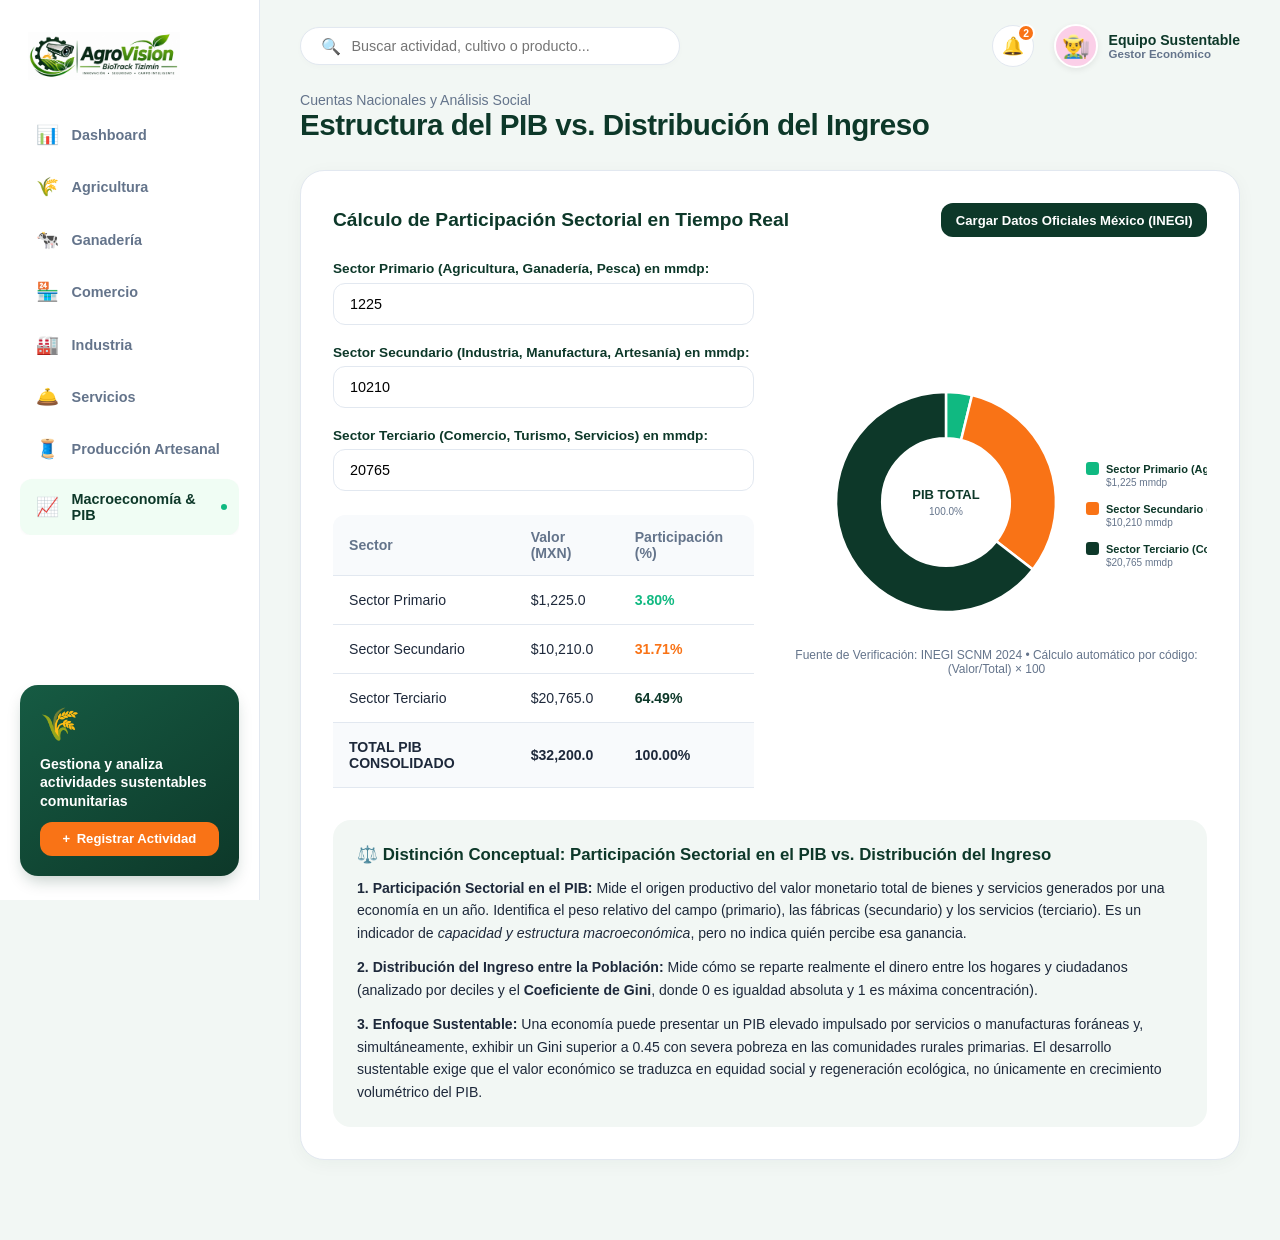
<file: proyecto-desarrollo-sustentable-main/modulo4.html>
<!DOCTYPE html>
<html lang="es">
<head>
  <meta charset="UTF-8">
  <meta http-equiv="refresh" content="0; url=index.html#pib">
  <title>Economía Sustentable — Cuentas del PIB y Distribución</title>
  <link rel="icon" type="image/png" href="logo2.1.png">
  <link rel="stylesheet" href="css/estilos.css">
</head>
<body style="display: flex; align-items: center; justify-content: center; height: 100vh; text-align: center; font-family: sans-serif;">
  <div style="background: #ffffff; padding: 2rem; border-radius: 20px; box-shadow: 0 4px 20px rgba(0,0,0,0.06);">
    <h2>Cargando análisis de PIB y distribución del ingreso...</h2>
    <p style="margin: 1rem 0; color: #64748b;">Haga clic en el siguiente enlace si no se redirige de forma automática:</p>
    <a href="index.html#pib" class="btn-sidebar-action" style="display: inline-block;">Ver Cuentas del PIB</a>
  </div>
  <script>
    window.location.replace("index.html#pib");
  </script>
</body>
</html>
</file>
<file: proyecto-desarrollo-sustentable-main/css/estilos.css>
:root {
  --bg-app: #f2f7f4;
  --bg-card: #ffffff;
  --bg-sidebar: #ffffff;
  --color-forest: #0d3829;
  --color-forest-dark: #07251b;
  --color-primary: #10b981;
  --color-primary-light: #d1fae5;
  --color-primary-hover: #059669;
  --color-accent-lime: #bbf7d0;
  --color-accent-orange: #f97316;
  --color-orange-light: #ffedd5;
  --color-accent-coral: #ef4444;
  --color-dark: #1e293b;
  --color-muted: #64748b;
  --color-subtle: #94a3b8;
  --color-border: #e2e8f0;
  --radius-xs: 8px;
  --radius-sm: 12px;
  --radius-md: 18px;
  --radius-lg: 24px;
  --radius-full: 9999px;
  --shadow-card: 0 4px 20px -2px rgba(13, 56, 41, 0.05);
  --shadow-hover: 0 10px 25px -4px rgba(13, 56, 41, 0.1);
  --font-family: -apple-system, BlinkMacSystemFont, 'Segoe UI', Roboto, Helvetica, Arial, sans-serif;
}

* {
  box-sizing: border-box;
  margin: 0;
  padding: 0;
}

body {
  font-family: var(--font-family);
  background-color: var(--bg-app);
  color: var(--color-dark);
  display: flex;
  min-height: 100vh;
  overflow-x: hidden;
}

.app-layout {
  display: flex;
  width: 100%;
  min-height: 100vh;
}

.sidebar {
  width: 260px;
  background-color: var(--bg-sidebar);
  border-right: 1px solid var(--color-border);
  display: flex;
  flex-direction: column;
  justify-content: space-between;
  padding: 2rem 1.25rem 1.5rem 1.25rem;
  flex-shrink: 0;
  position: sticky;
  top: 0;
  height: 100vh;
  z-index: 50;
}

.sidebar-logo {
  display: flex;
  align-items: center;
  gap: 0.75rem;
  padding-left: 0.5rem;
  margin-bottom: 2rem;
}

.sidebar-logo-img {
  max-height: 48px;
  max-width: 190px;
  object-fit: contain;
  display: block;
}

.logo-badge {
  width: 38px;
  height: 38px;
  background-color: var(--color-forest);
  border-radius: var(--radius-sm);
  display: flex;
  align-items: center;
  justify-content: center;
  color: #ffffff;
  font-size: 1.25rem;
}

.logo-title {
  font-size: 1.15rem;
  font-weight: 800;
  color: var(--color-forest);
  line-height: 1.1;
  letter-spacing: -0.3px;
}

.logo-sub {
  font-size: 0.68rem;
  font-weight: 700;
  letter-spacing: 1px;
  color: var(--color-muted);
  text-transform: uppercase;
}

.sidebar-nav {
  display: flex;
  flex-direction: column;
  gap: 0.4rem;
  list-style: none;
  flex: 1;
  overflow-y: auto;
}

.nav-link-btn {
  display: flex;
  align-items: center;
  gap: 0.85rem;
  width: 100%;
  padding: 0.75rem 1rem;
  border-radius: var(--radius-sm);
  border: none;
  background: transparent;
  color: var(--color-muted);
  font-size: 0.9rem;
  font-weight: 600;
  cursor: pointer;
  transition: all 0.2s ease;
  text-align: left;
}

.nav-link-btn:hover {
  background-color: #f1f8f4;
  color: var(--color-forest);
}

.nav-link-btn.active {
  background-color: #f0fdf4;
  color: var(--color-forest);
  font-weight: 700;
  box-shadow: 0 1px 3px rgba(0,0,0,0.03);
  position: relative;
}

.nav-link-btn.active::after {
  content: '';
  position: absolute;
  right: 12px;
  width: 6px;
  height: 6px;
  background-color: var(--color-primary);
  border-radius: var(--radius-full);
}

.nav-icon {
  font-size: 1.15rem;
  width: 22px;
  display: inline-block;
  text-align: center;
}

.sidebar-promo-card {
  background: linear-gradient(145deg, #165b43 0%, #0d3829 100%);
  border-radius: var(--radius-md);
  padding: 1.25rem;
  color: #ffffff;
  display: flex;
  flex-direction: column;
  gap: 0.75rem;
  box-shadow: 0 8px 16px -4px rgba(13, 56, 41, 0.25);
  position: relative;
  overflow: hidden;
}

.promo-illustration {
  font-size: 2rem;
}

.promo-title {
  font-size: 0.88rem;
  font-weight: 700;
  line-height: 1.3;
}

.btn-sidebar-action {
  background-color: var(--color-accent-orange);
  color: #ffffff;
  border: none;
  padding: 0.6rem 0.9rem;
  border-radius: var(--radius-sm);
  font-size: 0.82rem;
  font-weight: 700;
  cursor: pointer;
  display: flex;
  align-items: center;
  justify-content: center;
  gap: 0.4rem;
  transition: all 0.2s ease;
}

.btn-sidebar-action:hover {
  background-color: #ea580c;
}

.main-wrapper {
  flex: 1;
  display: flex;
  flex-direction: column;
  overflow-y: auto;
  min-width: 0;
}

.topbar {
  display: flex;
  align-items: center;
  justify-content: space-between;
  padding: 1.5rem 2.5rem;
  background: transparent;
  gap: 1.5rem;
}

.search-pill {
  display: flex;
  align-items: center;
  background-color: #ffffff;
  border: 1px solid var(--color-border);
  border-radius: var(--radius-full);
  padding: 0.55rem 1.25rem;
  width: 380px;
  gap: 0.65rem;
  box-shadow: 0 2px 6px rgba(0,0,0,0.02);
}

.search-pill input {
  border: none;
  outline: none;
  font-size: 0.9rem;
  color: var(--color-dark);
  width: 100%;
  background: transparent;
}

.topbar-right {
  display: flex;
  align-items: center;
  gap: 1.25rem;
}

.btn-icon-top {
  width: 42px;
  height: 42px;
  background-color: #ffffff;
  border: 1px solid var(--color-border);
  border-radius: var(--radius-full);
  display: flex;
  align-items: center;
  justify-content: center;
  font-size: 1.1rem;
  cursor: pointer;
  position: relative;
  color: var(--color-dark);
}

.topbar-badge-count {
  position: absolute;
  top: -2px;
  right: -2px;
  background-color: var(--color-accent-orange);
  color: #ffffff;
  font-size: 0.65rem;
  font-weight: 800;
  width: 18px;
  height: 18px;
  border-radius: var(--radius-full);
  display: flex;
  align-items: center;
  justify-content: center;
  border: 2px solid #ffffff;
}

.user-profile {
  display: flex;
  align-items: center;
  gap: 0.65rem;
}

.user-avatar {
  width: 44px;
  height: 44px;
  border-radius: var(--radius-full);
  background: #fbcfe8;
  border: 2px solid #ffffff;
  box-shadow: 0 2px 6px rgba(0,0,0,0.08);
  display: flex;
  align-items: center;
  justify-content: center;
  font-size: 1.4rem;
}

.content-area {
  padding: 0 2.5rem 3rem 2.5rem;
}

.section-view {
  display: none;
  animation: fadeIn 0.25s ease;
}

.section-view.active {
  display: block;
}

@keyframes fadeIn {
  from { opacity: 0; transform: translateY(4px); }
  to { opacity: 1; transform: translateY(0); }
}

.greeting-row {
  margin-bottom: 1.75rem;
}

.greeting-sub {
  font-size: 0.88rem;
  color: var(--color-muted);
  font-weight: 500;
}

.greeting-title {
  font-size: 1.85rem;
  font-weight: 800;
  color: var(--color-forest);
  letter-spacing: -0.5px;
}

.dashboard-grid {
  display: grid;
  grid-template-columns: 2fr 1fr;
  gap: 1.75rem;
  margin-bottom: 1.75rem;
}

@media (max-width: 1100px) {
  .dashboard-grid {
    grid-template-columns: 1fr;
  }
}

.app-card {
  background-color: var(--bg-card);
  border-radius: var(--radius-lg);
  padding: 1.75rem;
  box-shadow: var(--shadow-card);
  border: 1px solid rgba(226, 232, 240, 0.7);
  display: flex;
  flex-direction: column;
}

.app-card-header {
  display: flex;
  align-items: center;
  justify-content: space-between;
  margin-bottom: 1.25rem;
}

.app-card-title {
  font-size: 1.2rem;
  font-weight: 700;
  color: var(--color-forest);
}

.pill-select {
  border: 1px solid var(--color-border);
  background: #ffffff;
  padding: 0.4rem 0.85rem;
  border-radius: var(--radius-full);
  font-size: 0.8rem;
  font-weight: 600;
  color: var(--color-muted);
  cursor: pointer;
  outline: none;
}

.wave-graph-box {
  background: #ffffff;
  border-radius: var(--radius-md);
  padding: 1rem 0;
  display: flex;
  flex-direction: column;
  align-items: center;
}

.stages-row {
  display: flex;
  justify-content: space-between;
  width: 100%;
  margin-top: 1rem;
  padding: 0 1.5rem;
}

.stage-step {
  text-align: center;
}

.stage-circle {
  width: 44px;
  height: 44px;
  border-radius: var(--radius-full);
  background: #f0fdf4;
  border: 2px solid var(--color-primary-light);
  display: flex;
  align-items: center;
  justify-content: center;
  font-size: 1.2rem;
  margin: 0 auto 0.4rem auto;
}

.stage-name {
  font-size: 0.82rem;
  font-weight: 700;
  color: var(--color-dark);
}

.stage-sub {
  font-size: 0.72rem;
  color: var(--color-muted);
}

.metric-pill-card {
  border-radius: var(--radius-md);
  padding: 1.15rem 1.35rem;
  display: flex;
  align-items: center;
  justify-content: space-between;
  margin-bottom: 1rem;
  border: 1px solid var(--color-border);
  background-color: #ffffff;
  transition: all 0.2s ease;
}

.metric-pill-card:hover {
  transform: translateY(-2px);
  box-shadow: var(--shadow-card);
}

.metric-pill-green {
  background: linear-gradient(135deg, #dcfce7 0%, #bbf7d0 100%);
  border-color: #86efac;
}

.metric-pill-left {
  display: flex;
  align-items: center;
  gap: 1rem;
}

.metric-circle-icon {
  width: 48px;
  height: 48px;
  border-radius: var(--radius-full);
  background: #ffffff;
  display: flex;
  align-items: center;
  justify-content: center;
  font-size: 1.4rem;
  box-shadow: 0 2px 6px rgba(0,0,0,0.06);
}

.metric-label-sm {
  font-size: 0.75rem;
  font-weight: 600;
  color: var(--color-muted);
}

.metric-val-lg {
  font-size: 1.35rem;
  font-weight: 800;
  color: var(--color-forest);
}

.dashboard-bottom-grid {
  display: grid;
  grid-template-columns: 2fr 1fr;
  gap: 1.75rem;
}

@media (max-width: 1100px) {
  .dashboard-bottom-grid {
    grid-template-columns: 1fr;
  }
}

.gauge-dark-card {
  background-color: var(--color-forest);
  color: #ffffff;
  border-radius: var(--radius-lg);
  padding: 1.75rem;
  display: flex;
  flex-direction: column;
  justify-content: space-between;
  align-items: center;
  text-align: center;
  box-shadow: 0 10px 25px -4px rgba(13, 56, 41, 0.3);
}

.gauge-container {
  position: relative;
  width: 220px;
  height: 120px;
  display: flex;
  align-items: flex-end;
  justify-content: center;
  margin: 1rem 0;
}

.gauge-inner-text {
  position: absolute;
  bottom: 0;
  text-align: center;
}

.gauge-pct {
  font-size: 2.2rem;
  font-weight: 800;
  color: #ffffff;
  line-height: 1;
}

.gauge-sub {
  font-size: 0.75rem;
  color: var(--color-primary-light);
  font-weight: 600;
}

.gauge-footer-title {
  font-size: 1.15rem;
  font-weight: 700;
  margin-bottom: 0.4rem;
}

.gauge-footer-desc {
  font-size: 0.8rem;
  color: #a7f3d0;
  line-height: 1.4;
  margin-bottom: 1.25rem;
}

.btn-card-white {
  background-color: #ffffff;
  color: var(--color-forest);
  border: none;
  padding: 0.75rem 1.5rem;
  border-radius: var(--radius-full);
  font-weight: 700;
  font-size: 0.85rem;
  cursor: pointer;
  transition: all 0.2s ease;
  width: 100%;
}

.btn-card-white:hover {
  background-color: var(--color-primary-light);
}

.btn-export-pill {
  display: flex;
  align-items: center;
  gap: 0.4rem;
  padding: 0.4rem 0.9rem;
  border-radius: var(--radius-full);
  border: 1px solid var(--color-border);
  background: #ffffff;
  font-size: 0.8rem;
  font-weight: 600;
  color: var(--color-muted);
  cursor: pointer;
}

.btn-export-pill:hover {
  border-color: var(--color-primary);
  color: var(--color-forest);
}


/* Catálogos sectoriales unificados: misma jerarquía visual que Agricultura. */
.catalog-feature {
  width: 100%;
  margin: 0 0 1.5rem;
}

.catalog-feature-title {
  margin: 0 0 0.9rem;
  color: var(--color-forest);
  font-size: 1.15rem;
  font-weight: 800;
  line-height: 1.35;
}

.catalog-feature-grid {
  display: grid;
  grid-template-columns: minmax(280px, 420px);
  gap: 1.25rem;
  margin-top: 0;
  align-items: stretch;
}

.catalog-feature-grid .activity-tile {
  min-height: 100%;
  border-radius: var(--radius-lg);
  padding: 1.6rem;
}

.catalog-feature-grid .tile-top {
  gap: 0.5rem;
  flex-wrap: wrap;
}

@media (max-width: 560px) {
  .catalog-feature-grid {
    grid-template-columns: minmax(0, 1fr);
  }
  .catalog-feature-grid .activity-tile {
    padding: 1.2rem;
  }
}

.activity-tiles-grid {
  display: grid;
  grid-template-columns: repeat(auto-fill, minmax(290px, 1fr));
  gap: 1.5rem;
  margin-top: 1.5rem;
}

.activity-tile {
  background: #ffffff;
  border-radius: var(--radius-md);
  padding: 1.5rem;
  border: 1px solid var(--color-border);
  box-shadow: var(--shadow-card);
  display: flex;
  flex-direction: column;
  justify-content: space-between;
  transition: all 0.2s ease;
}

.activity-tile:hover {
  transform: translateY(-3px);
  box-shadow: var(--shadow-hover);
  border-color: var(--color-primary-light);
}

.tile-top {
  display: flex;
  justify-content: space-between;
  align-items: center;
  margin-bottom: 0.75rem;
}

.badge-pill {
  padding: 0.25rem 0.65rem;
  border-radius: var(--radius-full);
  font-size: 0.72rem;
  font-weight: 700;
}

.badge-pill-green {
  background-color: #dcfce7;
  color: #166534;
}

.badge-pill-orange {
  background-color: #ffedd5;
  color: #9a3412;
}

.badge-pill-blue {
  background-color: #e0f2fe;
  color: #075985;
}

.tile-title {
  font-size: 1.1rem;
  font-weight: 700;
  color: var(--color-forest);
  margin-bottom: 0.4rem;
}

.tile-desc {
  font-size: 0.85rem;
  color: var(--color-muted);
  line-height: 1.5;
  margin-bottom: 1rem;
}

.tile-metric-box {
  background-color: var(--bg-app);
  border-radius: var(--radius-sm);
  padding: 0.75rem 1rem;
  font-size: 0.8rem;
  color: var(--color-dark);
  margin-bottom: 1rem;
}

.interactive-box {
  background-color: #ffffff;
  border-radius: var(--radius-lg);
  padding: 2rem;
  box-shadow: var(--shadow-card);
  border: 1px solid var(--color-border);
}

.interactive-two-cols {
  display: grid;
  grid-template-columns: 1fr 1fr;
  gap: 2rem;
}

@media (max-width: 900px) {
  .interactive-two-cols {
    grid-template-columns: 1fr;
  }
}

.field-group {
  margin-bottom: 1.25rem;
}

.field-label {
  display: block;
  font-size: 0.85rem;
  font-weight: 700;
  color: var(--color-forest);
  margin-bottom: 0.4rem;
}

.field-input {
  width: 100%;
  padding: 0.75rem 1rem;
  border: 1px solid var(--color-border);
  border-radius: var(--radius-sm);
  font-size: 0.9rem;
  font-family: inherit;
  outline: none;
  transition: all 0.2s ease;
}

.field-input:focus {
  border-color: var(--color-primary);
  box-shadow: 0 0 0 3px rgba(16, 185, 129, 0.15);
}

.pill-slider {
  width: 100%;
  accent-color: var(--color-accent-orange);
  cursor: pointer;
}

.status-callout {
  padding: 1rem 1.25rem;
  border-radius: var(--radius-md);
  font-weight: 700;
  font-size: 0.95rem;
  margin-bottom: 1.25rem;
  display: flex;
  align-items: center;
  gap: 0.75rem;
}

.status-callout-eq {
  background-color: #dcfce7;
  color: #166534;
  border: 1px solid #86efac;
}

.status-callout-excess {
  background-color: #ffedd5;
  color: #9a3412;
  border: 1px solid #fdba74;
}

.status-callout-deficit {
  background-color: #fee2e2;
  color: #991b1b;
  border: 1px solid #fca5a5;
}

.custom-table {
  width: 100%;
  border-collapse: separate;
  border-spacing: 0;
  font-size: 0.88rem;
}

.custom-table th {
  background-color: #f8fafc;
  color: var(--color-muted);
  font-weight: 700;
  text-align: left;
  padding: 0.85rem 1rem;
  border-bottom: 1px solid var(--color-border);
}

.custom-table th:first-child {
  border-top-left-radius: var(--radius-sm);
}

.custom-table th:last-child {
  border-top-right-radius: var(--radius-sm);
}

.custom-table td {
  padding: 1rem;
  border-bottom: 1px solid var(--color-border);
  color: var(--color-dark);
}

.custom-table tr:hover td {
  background-color: #f1f8f4;
}

.modal-sheet {
  position: fixed;
  top: 0;
  left: 0;
  width: 100%;
  height: 100%;
  background: rgba(13, 56, 41, 0.4);
  backdrop-filter: blur(4px);
  display: none;
  align-items: center;
  justify-content: center;
  z-index: 200;
  padding: 1.5rem;
}

.modal-sheet.open {
  display: flex;
}

.modal-dialog {
  background: #ffffff;
  border-radius: var(--radius-lg);
  max-width: 540px;
  width: 100%;
  box-shadow: 0 20px 40px -8px rgba(0, 0, 0, 0.2);
  overflow: hidden;
  animation: modalScale 0.2s ease-out;
}

@keyframes modalScale {
  from { transform: scale(0.95); opacity: 0; }
  to { transform: scale(1); opacity: 1; }
}

.modal-dialog-header {
  padding: 1.25rem 1.5rem;
  border-bottom: 1px solid var(--color-border);
  display: flex;
  justify-content: space-between;
  align-items: center;
}

.modal-dialog-body {
  padding: 1.5rem;
  max-height: 70vh;
  overflow-y: auto;
}

.modal-dialog-footer {
  padding: 1rem 1.5rem;
  background: #f8fafc;
  border-top: 1px solid var(--color-border);
  display: flex;
  justify-content: flex-end;
  gap: 0.75rem;
}

.toast-box {
  position: fixed;
  bottom: 2rem;
  right: 2rem;
  z-index: 300;
  display: flex;
  flex-direction: column;
  gap: 0.5rem;
}

.toast-pill {
  background: #0d3829;
  color: #ffffff;
  padding: 0.85rem 1.35rem;
  border-radius: var(--radius-full);
  font-size: 0.88rem;
  font-weight: 600;
  box-shadow: 0 10px 20px rgba(0,0,0,0.15);
  display: flex;
  align-items: center;
  gap: 0.65rem;
  animation: slideToast 0.25s ease;
}

@keyframes slideToast {
  from { transform: translateY(20px); opacity: 0; }
  to { transform: translateY(0); opacity: 1; }
}

/* Enlace de ubicación de la matriz de comercio: abre la búsqueda en Google Maps. */
.com-origen-mapa {
  color: #155e45;
  font-weight: 600;
  text-decoration: underline;
  text-decoration-color: #a7d8c2;
  text-underline-offset: 3px;
  cursor: pointer;
  transition: color .18s ease, text-decoration-color .18s ease;
}
.com-origen-mapa:hover, .com-origen-mapa:focus-visible {
  color: #0b7a50;
  text-decoration-color: currentColor;
  outline-offset: 3px;
}
</file>
